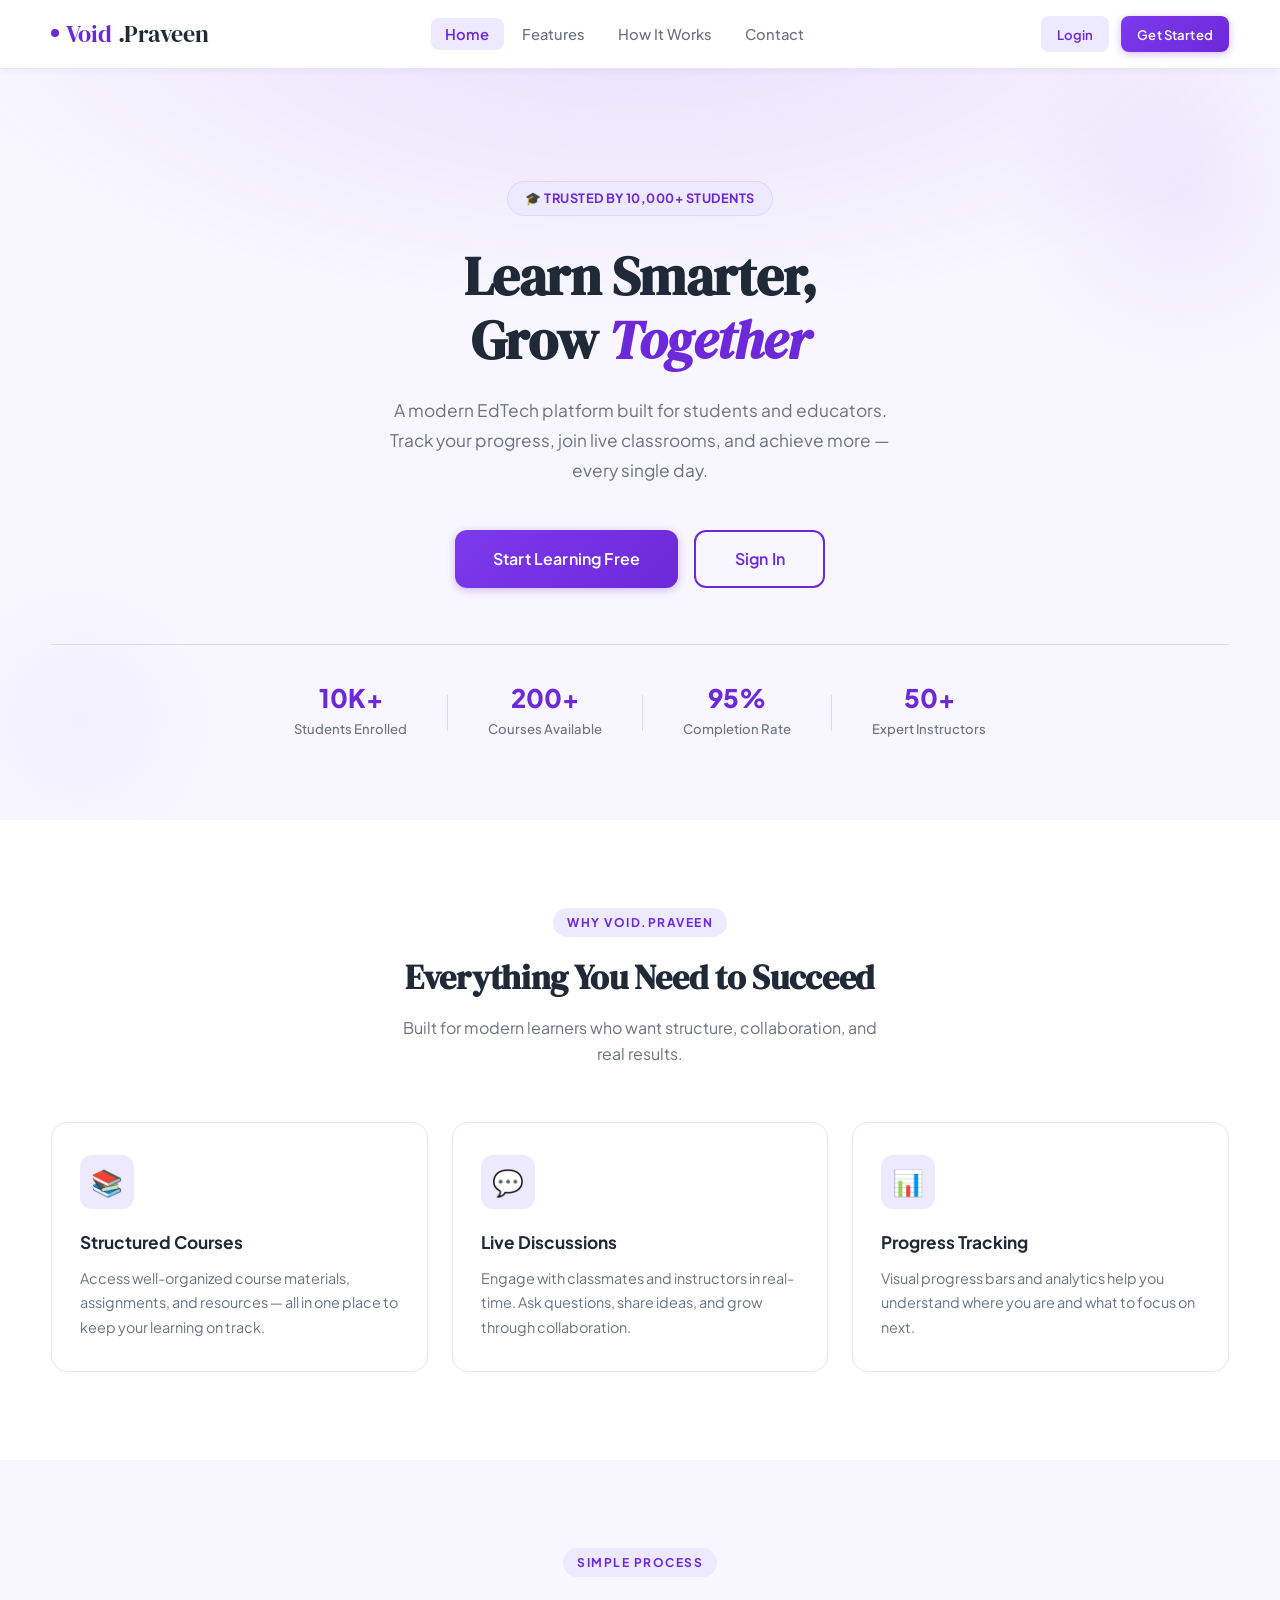
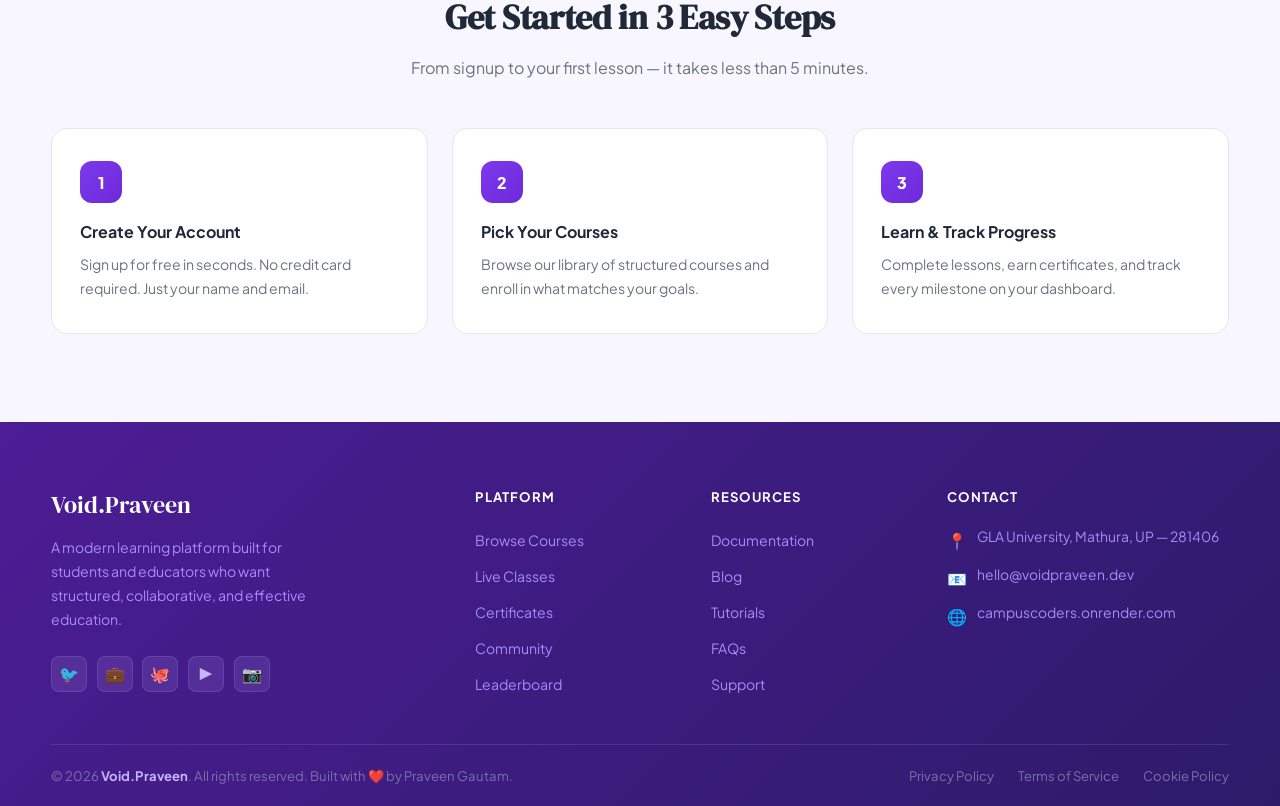
<file: index.html>
<!DOCTYPE html>
<html lang="en">
<head>
  <meta charset="UTF-8" />
  <meta name="viewport" content="width=device-width, initial-scale=1.0" />
  <title>Void.Praveen — Learn, Collaborate & Grow</title>
  <link rel="stylesheet" href="css/base.css" />
  <link rel="stylesheet" href="css/landing.css" />
</head>
<body>

  <!-- ======== NAVBAR ======== -->
  <nav class="navbar">
    <div class="container">
      <a href="index.html" class="navbar-brand">
        <span class="brand-dot"></span>Void<span>.Praveen</span>
      </a>

      <ul class="navbar-links" id="navLinks">
        <li><a href="index.html" class="nav-active">Home</a></li>
        <li><a href="#about">Features</a></li>
        <li><a href="#how">How It Works</a></li>
        <li><a href="#contact">Contact</a></li>
      </ul>

      <div class="navbar-actions">
        <a href="login.html" class="btn btn-ghost btn-sm">Login</a>
        <a href="signup.html" class="btn btn-primary btn-sm">Get Started</a>
        <button class="hamburger" id="hamburger" aria-label="Toggle menu" aria-expanded="false">
          <span></span><span></span><span></span>
        </button>
      </div>
    </div>
  </nav>

  <!-- ======== HERO ======== -->
  <section class="hero">
    <div class="container">
      <div class="hero-badge">🎓 Trusted by 10,000+ Students</div>

      <h1>Learn Smarter,<br />Grow <em>Together</em></h1>

      <p class="hero-desc">
        A modern EdTech platform built for students and educators.
        Track your progress, join live classrooms, and achieve more — every single day.
      </p>

      <div class="hero-buttons">
        <a href="signup.html" class="btn btn-primary btn-lg">Start Learning Free</a>
        <a href="login.html"  class="btn btn-outline btn-lg">Sign In</a>
      </div>

      <!-- Stats row -->
      <div class="hero-stats">
        <div class="hero-stat-item">
          <strong>10K+</strong>
          <span>Students Enrolled</span>
        </div>
        <div class="hero-stat-divider"></div>
        <div class="hero-stat-item">
          <strong>200+</strong>
          <span>Courses Available</span>
        </div>
        <div class="hero-stat-divider"></div>
        <div class="hero-stat-item">
          <strong>95%</strong>
          <span>Completion Rate</span>
        </div>
        <div class="hero-stat-divider"></div>
        <div class="hero-stat-item">
          <strong>50+</strong>
          <span>Expert Instructors</span>
        </div>
      </div>
    </div>
  </section>

  <!-- ======== FEATURES ======== -->
  <section class="features" id="about">
    <div class="container">
      <div class="features-header">
        <span class="section-tag">Why Void.Praveen</span>
        <h2>Everything You Need to Succeed</h2>
        <p>Built for modern learners who want structure, collaboration, and real results.</p>
      </div>

      <div class="features-grid">
        <div class="feature-card">
          <div class="feature-icon">📚</div>
          <h3>Structured Courses</h3>
          <p>Access well-organized course materials, assignments, and resources — all in one place to keep your learning on track.</p>
        </div>
        <div class="feature-card">
          <div class="feature-icon">💬</div>
          <h3>Live Discussions</h3>
          <p>Engage with classmates and instructors in real-time. Ask questions, share ideas, and grow through collaboration.</p>
        </div>
        <div class="feature-card">
          <div class="feature-icon">📊</div>
          <h3>Progress Tracking</h3>
          <p>Visual progress bars and analytics help you understand where you are and what to focus on next.</p>
        </div>
      </div>
    </div>
  </section>

  <!-- ======== HOW IT WORKS ======== -->
  <section class="how-it-works" id="how">
    <div class="container">
      <div class="features-header">
        <span class="section-tag">Simple Process</span>
        <h2>Get Started in 3 Easy Steps</h2>
        <p>From signup to your first lesson — it takes less than 5 minutes.</p>
      </div>

      <div class="steps-grid">
        <div class="step-card">
          <div class="step-number">1</div>
          <h3>Create Your Account</h3>
          <p>Sign up for free in seconds. No credit card required. Just your name and email.</p>
        </div>
        <div class="step-card">
          <div class="step-number">2</div>
          <h3>Pick Your Courses</h3>
          <p>Browse our library of structured courses and enroll in what matches your goals.</p>
        </div>
        <div class="step-card">
          <div class="step-number">3</div>
          <h3>Learn & Track Progress</h3>
          <p>Complete lessons, earn certificates, and track every milestone on your dashboard.</p>
        </div>
      </div>
    </div>
  </section>

  <!-- ======== FOOTER ======== -->
  <footer class="footer" id="contact">
    <div class="container">
      <div class="footer-grid">

        <!-- Brand Column -->
        <div class="footer-brand-col">
          <a href="index.html" class="footer-logo">Void.Praveen</a>
          <p>A modern learning platform built for students and educators who want structured, collaborative, and effective education.</p>
          <div class="footer-socials">
            <a href="#" title="Twitter">🐦</a>
            <a href="#" title="LinkedIn">💼</a>
            <a href="#" title="GitHub">🐙</a>
            <a href="#" title="YouTube">▶️</a>
            <a href="#" title="Instagram">📷</a>
          </div>
        </div>

        <!-- Quick Links -->
        <div class="footer-col">
          <h4>Platform</h4>
          <ul>
            <li><a href="#">Browse Courses</a></li>
            <li><a href="#">Live Classes</a></li>
            <li><a href="#">Certificates</a></li>
            <li><a href="#">Community</a></li>
            <li><a href="#">Leaderboard</a></li>
          </ul>
        </div>

        <!-- Resources -->
        <div class="footer-col">
          <h4>Resources</h4>
          <ul>
            <li><a href="#">Documentation</a></li>
            <li><a href="#">Blog</a></li>
            <li><a href="#">Tutorials</a></li>
            <li><a href="#">FAQs</a></li>
            <li><a href="#">Support</a></li>
          </ul>
        </div>

        <!-- Contact -->
        <div class="footer-col">
          <h4>Contact</h4>
          <div class="footer-contact-item">
            <span class="contact-icon">📍</span>
            <span>GLA University, Mathura, UP — 281406</span>
          </div>
          <div class="footer-contact-item">
            <span class="contact-icon">📧</span>
            <span>hello@voidpraveen.dev</span>
          </div>
          <div class="footer-contact-item">
            <span class="contact-icon">🌐</span>
            <span>campuscoders.onrender.com</span>
          </div>
        </div>

      </div>

      <!-- Bottom Bar -->
      <div class="footer-bottom">
        <p>&copy; 2026 <strong>Void.Praveen</strong>. All rights reserved. Built with ❤️ by Praveen Gautam.</p>
        <div class="footer-bottom-links">
          <a href="#">Privacy Policy</a>
          <a href="#">Terms of Service</a>
          <a href="#">Cookie Policy</a>
        </div>
      </div>
    </div>
  </footer>

  <script src="js/script.js"></script>
</body>
</html>
</file>
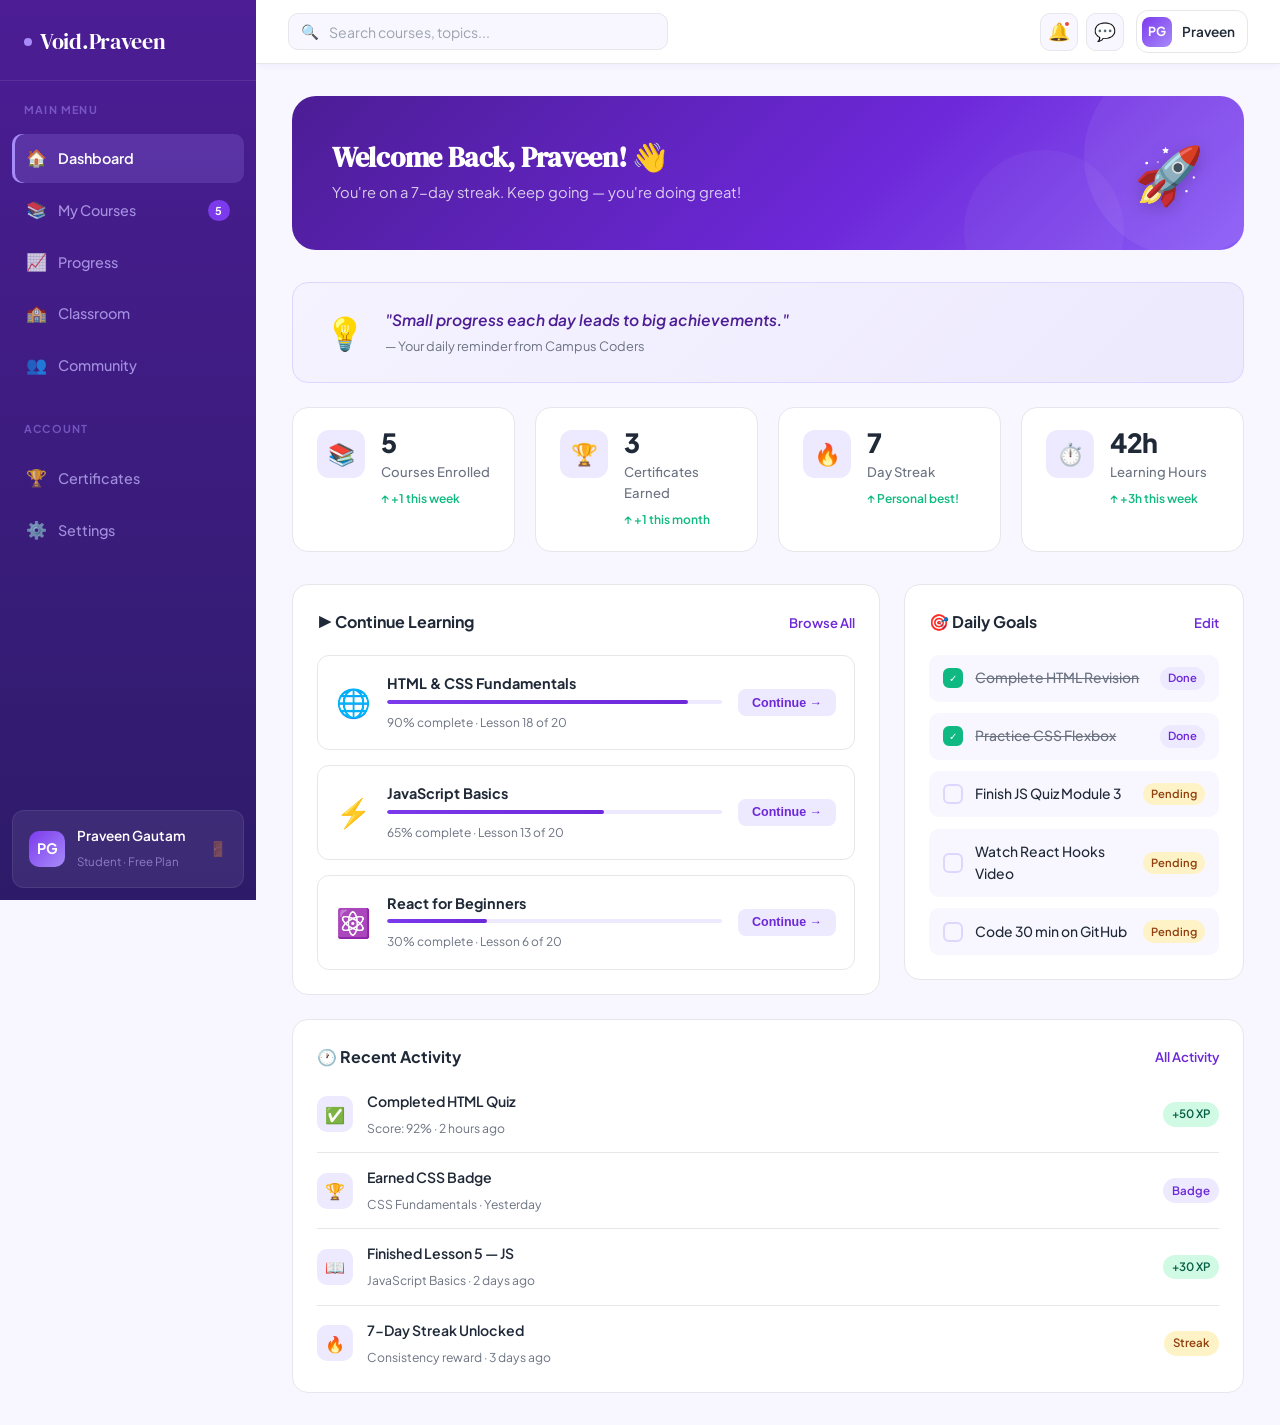
<file: dashboard.html>
<!DOCTYPE html>
<html lang="en">
<head>
  <meta charset="UTF-8" />
  <meta name="viewport" content="width=device-width, initial-scale=1.0" />
  <title>Dashboard — Void.Praveen</title>
  <link rel="stylesheet" href="css/base.css" />
  <link rel="stylesheet" href="css/dashboard.css" />
</head>
<body>
<div class="dashboard-layout">

  <!-- ======== SIDEBAR ======== -->
  <aside class="sidebar">
    <a href="index.html" class="sidebar-brand">
      <span class="brand-dot"></span>Void.Praveen
    </a>

    <span class="sidebar-label">Main Menu</span>
    <nav>
      <ul class="sidebar-nav">
        <li>
          <a href="dashboard.html" class="active">
            <span class="nav-icon">🏠</span> Dashboard
          </a>
        </li>
        <li>
          <a href="#">
            <span class="nav-icon">📚</span> My Courses
            <span class="nav-badge">5</span>
          </a>
        </li>
        <li>
          <a href="#">
            <span class="nav-icon">📈</span> Progress
          </a>
        </li>
        <li>
          <a href="#">
            <span class="nav-icon">🏫</span> Classroom
          </a>
        </li>
        <li>
          <a href="#">
            <span class="nav-icon">👥</span> Community
          </a>
        </li>
      </ul>
    </nav>

    <span class="sidebar-label">Account</span>
    <nav>
      <ul class="sidebar-nav">
        <li>
          <a href="#">
            <span class="nav-icon">🏆</span> Certificates
          </a>
        </li>
        <li>
          <a href="#">
            <span class="nav-icon">⚙️</span> Settings
          </a>
        </li>
      </ul>
    </nav>

    <!-- User card at bottom -->
    <div style="flex:1;"></div>
    <a href="index.html" class="sidebar-user" title="Logout">
      <div class="sidebar-avatar">PG</div>
      <div class="sidebar-user-info">
        <span class="sidebar-user-name">Praveen Gautam</span>
        <span class="sidebar-user-role">Student · Free Plan</span>
      </div>
      <span class="sidebar-logout-icon">🚪</span>
    </a>
  </aside>

  <!-- ======== TOP NAV ======== -->
  <div class="dashboard-topnav">
    <div class="topnav-search">
      <span class="topnav-search-icon">🔍</span>
      <input type="text" placeholder="Search courses, topics..." />
    </div>
    <div class="topnav-right">
      <div class="topnav-icon-btn" title="Notifications">
        🔔<span class="notif-dot"></span>
      </div>
      <div class="topnav-icon-btn" title="Messages">💬</div>
      <div class="topnav-profile">
        <div class="topnav-profile-avatar">PG</div>
        <span class="topnav-profile-name">Praveen</span>
      </div>
    </div>
  </div>

  <!-- ======== MAIN CONTENT ======== -->
  <main class="dashboard-main">

    <!-- Welcome Banner -->
    <div class="dashboard-welcome">
      <div class="welcome-text">
        <h1>Welcome Back, Praveen! 👋</h1>
        <p>You're on a 7-day streak. Keep going — you're doing great!</p>
      </div>
      <div class="welcome-emoji">🚀</div>
    </div>

    <!-- Motivational Banner -->
    <div class="motivation-banner">
      <div class="motivation-icon">💡</div>
      <div>
        <p>"Small progress each day leads to big achievements."</p>
        <cite>— Your daily reminder from Campus Coders</cite>
      </div>
    </div>

    <!-- Stats Grid -->
    <div class="stats-grid">
      <div class="stat-card">
        <div class="stat-icon">📚</div>
        <div class="stat-info">
          <h3>5</h3>
          <p>Courses Enrolled</p>
          <span class="stat-trend">↑ +1 this week</span>
        </div>
      </div>
      <div class="stat-card">
        <div class="stat-icon">🏆</div>
        <div class="stat-info">
          <h3>3</h3>
          <p>Certificates Earned</p>
          <span class="stat-trend">↑ +1 this month</span>
        </div>
      </div>
      <div class="stat-card">
        <div class="stat-icon">🔥</div>
        <div class="stat-info">
          <h3>7</h3>
          <p>Day Streak</p>
          <span class="stat-trend">↑ Personal best!</span>
        </div>
      </div>
      <div class="stat-card">
        <div class="stat-icon">⏱️</div>
        <div class="stat-info">
          <h3>42h</h3>
          <p>Learning Hours</p>
          <span class="stat-trend">↑ +3h this week</span>
        </div>
      </div>
    </div>

    <!-- Main Two-Column Grid -->
    <div class="dashboard-grid">

      <!-- LEFT COLUMN -->
      <div style="display:flex; flex-direction:column; gap:1.5rem;">

        <!-- Continue Learning -->
        <div class="section-card">
          <div class="section-card-header">
            <h2>▶️ Continue Learning</h2>
            <a href="#">Browse All</a>
          </div>
          <div class="course-cards">
            <div class="course-card">
              <div class="course-emoji">🌐</div>
              <div class="course-info">
                <h4>HTML & CSS Fundamentals</h4>
                <div class="course-mini-bar">
                  <div class="course-mini-fill" style="width:90%"></div>
                </div>
                <span class="course-meta">90% complete · Lesson 18 of 20</span>
              </div>
              <button class="course-btn">Continue →</button>
            </div>
            <div class="course-card">
              <div class="course-emoji">⚡</div>
              <div class="course-info">
                <h4>JavaScript Basics</h4>
                <div class="course-mini-bar">
                  <div class="course-mini-fill" style="width:65%"></div>
                </div>
                <span class="course-meta">65% complete · Lesson 13 of 20</span>
              </div>
              <button class="course-btn">Continue →</button>
            </div>
            <div class="course-card">
              <div class="course-emoji">⚛️</div>
              <div class="course-info">
                <h4>React for Beginners</h4>
                <div class="course-mini-bar">
                  <div class="course-mini-fill" style="width:30%"></div>
                </div>
                <span class="course-meta">30% complete · Lesson 6 of 20</span>
              </div>
              <button class="course-btn">Continue →</button>
            </div>
          </div>
        </div>

      </div>

      <!-- RIGHT COLUMN -->
      <div style="display:flex; flex-direction:column; gap:1.5rem;">

        <!-- Daily Goals -->
        <div class="section-card">
          <div class="section-card-header">
            <h2>🎯 Daily Goals</h2>
            <a href="#">Edit</a>
          </div>
          <div class="goals-list">
            <div class="goal-item">
              <div class="goal-check done">✓</div>
              <span class="goal-text done">Complete HTML Revision</span>
              <span class="goal-tag">Done</span>
            </div>
            <div class="goal-item">
              <div class="goal-check done">✓</div>
              <span class="goal-text done">Practice CSS Flexbox</span>
              <span class="goal-tag">Done</span>
            </div>
            <div class="goal-item">
              <div class="goal-check"></div>
              <span class="goal-text">Finish JS Quiz Module 3</span>
              <span class="goal-tag" style="background:#FEF3C7;color:#92400E;">Pending</span>
            </div>
            <div class="goal-item">
              <div class="goal-check"></div>
              <span class="goal-text">Watch React Hooks Video</span>
              <span class="goal-tag" style="background:#FEF3C7;color:#92400E;">Pending</span>
            </div>
            <div class="goal-item">
              <div class="goal-check"></div>
              <span class="goal-text">Code 30 min on GitHub</span>
              <span class="goal-tag" style="background:#FEF3C7;color:#92400E;">Pending</span>
            </div>
          </div>
        </div>

        
      </div>
    </div>
      <!-- Recent Activity -->
        <div class="section-card">
          <div class="section-card-header">
            <h2>🕐 Recent Activity</h2>
            <a href="#">All Activity</a>
          </div>
          <ul class="activity-list">
            <li class="activity-item">
              <div class="activity-icon-wrap">✅</div>
              <div class="activity-content">
                <span>Completed HTML Quiz</span>
                <small>Score: 92% · 2 hours ago</small>
              </div>
              <span class="activity-badge badge-success">+50 XP</span>
            </li>
            <li class="activity-item">
              <div class="activity-icon-wrap">🏆</div>
              <div class="activity-content">
                <span>Earned CSS Badge</span>
                <small>CSS Fundamentals · Yesterday</small>
              </div>
              <span class="activity-badge badge-purple">Badge</span>
            </li>
            <li class="activity-item">
              <div class="activity-icon-wrap">📖</div>
              <div class="activity-content">
                <span>Finished Lesson 5 — JS</span>
                <small>JavaScript Basics · 2 days ago</small>
              </div>
              <span class="activity-badge badge-success">+30 XP</span>
            </li>
            <li class="activity-item">
              <div class="activity-icon-wrap">🔥</div>
              <div class="activity-content">
                <span>7-Day Streak Unlocked</span>
                <small>Consistency reward · 3 days ago</small>
              </div>
              <span class="activity-badge badge-warning">Streak</span>
            </li>
          </ul>
        </div>

  

  </main>
</div>

<script src="js/script.js"></script>
</body>
</html>
</file>
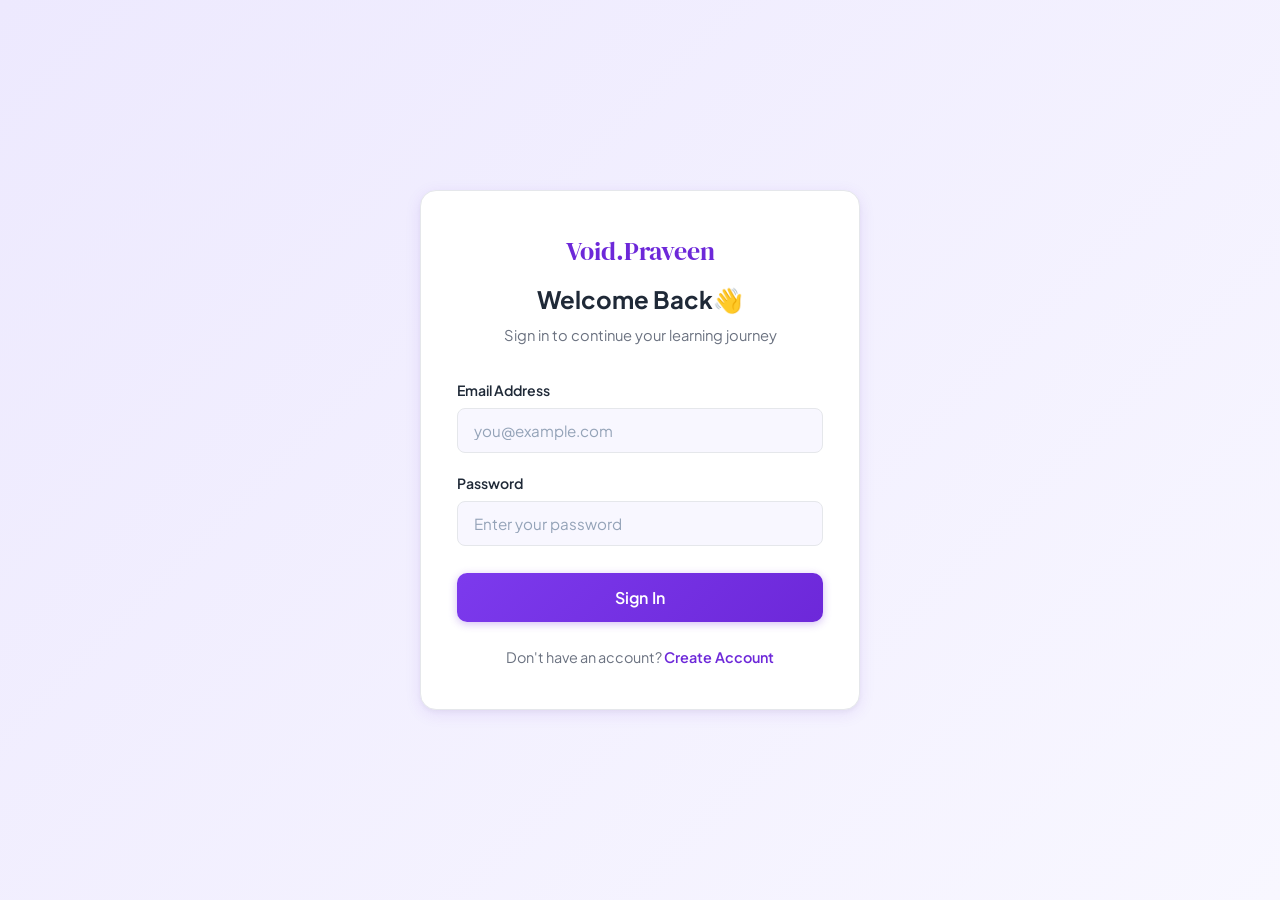
<file: login.html>
<!DOCTYPE html>
<html lang="en">
<head>
  <meta charset="UTF-8" />
  <meta name="viewport" content="width=device-width, initial-scale=1.0" />
  <title>Login — Void.Praveen</title>
  <!-- Base styles (shared across all pages) -->
  <link rel="stylesheet" href="css/base.css" />
  <!-- Auth page specific styles (login & signup) -->
  <link rel="stylesheet" href="css/auth.css" />
</head>
<body>

  <!-- ======================================
       LOGIN PAGE
       Centered card with email + password fields
  ======================================= -->
  <div class="auth-page">

    <div class="auth-card">

      <!-- Card Header: Logo + Title -->
      <div class="auth-card-header">
        <a href="index.html" class="auth-logo">Void.Praveen</a>
        <h2>Welcome Back👋</h2>
        <p>Sign in to continue your learning journey</p>
      </div>

      <!-- Error Message (shown via JS if validation fails) -->
      <div class="error-msg" id="loginError"></div>

      <!-- Login Form -->
      <form id="loginForm" novalidate>

        <!-- Email Field -->
        <div class="form-group">
          <label for="loginEmail">Email Address</label>
          <input
            type="email"
            id="loginEmail"
            name="email"
            placeholder="you@example.com"
            autocomplete="email"
          />
        </div>

        <!-- Password Field -->
        <div class="form-group">
          <label for="loginPassword">Password</label>
          <input
            type="password"
            id="loginPassword"
            name="password"
            placeholder="Enter your password"
            autocomplete="current-password"
          />
        </div>

        <!-- Submit Button -->
        <button type="submit" class="btn btn-primary btn-block">Sign In</button>

      </form>

      <!-- Link to Signup -->
      <p class="auth-footer-text">
        Don't have an account? <a href="signup.html">Create Account</a>
      </p>

    </div>

  </div>

  <!-- JavaScript -->
  <script src="js/script.js"></script>

</body>
</html>
</file>
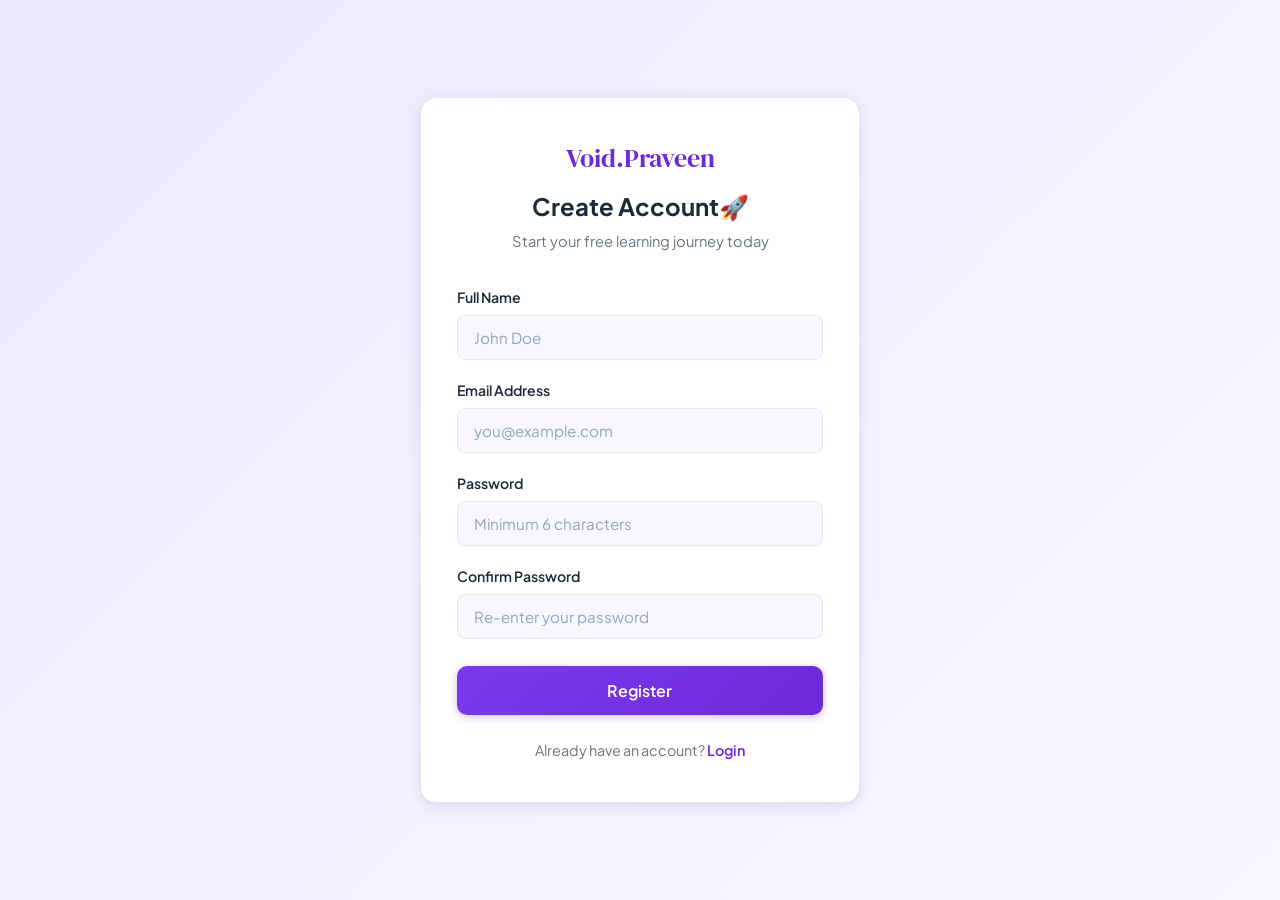
<file: signup.html>
<!DOCTYPE html>
<html lang="en">
<head>
  <meta charset="UTF-8" />
  <meta name="viewport" content="width=device-width, initial-scale=1.0" />
  <title>Sign Up — Void.Praveen</title>
  <!-- Base styles (shared across all pages) -->
  <link rel="stylesheet" href="css/base.css" />
  <!-- Auth page specific styles (login & signup) -->
  <link rel="stylesheet" href="css/auth.css" />
</head>
<body>

  <!-- ======================================
       SIGNUP PAGE
       Centered card with registration form
  ======================================= -->
  <div class="auth-page">

    <div class="auth-card">

      <!-- Card Header: Logo + Title -->
      <div class="auth-card-header">
        <a href="index.html" class="auth-logo">Void.Praveen</a>
        <h2>Create Account🚀</h2>
        <p>Start your free learning journey today</p>
      </div>

      <!-- Error Message (shown via JS when validation fails) -->
      <div class="error-msg" id="signupError"></div>

      <!-- Signup Form -->
      <form id="signupForm" novalidate>

        <!-- Full Name Field -->
        <div class="form-group">
          <label for="signupName">Full Name</label>
          <input
            type="text"
            id="signupName"
            name="name"
            placeholder="John Doe"
            autocomplete="name"
          />
        </div>

        <!-- Email Field -->
        <div class="form-group">
          <label for="signupEmail">Email Address</label>
          <input
            type="email"
            id="signupEmail"
            name="email"
            placeholder="you@example.com"
            autocomplete="email"
          />
        </div>

        <!-- Password Field -->
        <div class="form-group">
          <label for="signupPassword">Password</label>
          <input
            type="password"
            id="signupPassword"
            name="password"
            placeholder="Minimum 6 characters"
            autocomplete="new-password"
          />
        </div>

        <!-- Confirm Password Field -->
        <div class="form-group">
          <label for="signupConfirm">Confirm Password</label>
          <input
            type="password"
            id="signupConfirm"
            name="confirm"
            placeholder="Re-enter your password"
            autocomplete="new-password"
          />
        </div>

        <!-- Submit Button -->
        <button type="submit" class="btn btn-primary btn-block">Register</button>

      </form>

      <!-- Link back to Login -->
      <p class="auth-footer-text">
        Already have an account? <a href="login.html">Login</a>
      </p>

    </div>

  </div>

  <!-- JavaScript -->
  <script src="js/script.js"></script>

</body>
</html>
</file>
<file: css/base.css>
/* ============================================
   base.css — Shared across ALL pages
   Purple Theme Upgrade
   Primary:      #6D28D9
   Dark:         #4C1D95
   Light:        #EDE9FE
   Background:   #F8F7FF
   ============================================ */

/* ---------- Google Fonts ---------- */
@import url('https://fonts.googleapis.com/css2?family=Plus+Jakarta+Sans:wght@400;500;600;700;800&family=DM+Serif+Display:ital@0;1&display=swap');

/* ---------- CSS Variables ---------- */
:root {
  --primary:        #6D28D9;
  --primary-dark:   #4C1D95;
  --primary-mid:    #7C3AED;
  --primary-light:  #EDE9FE;
  --primary-pale:   #F5F3FF;
  --bg:             #F8F7FF;
  --text:           #1F2937;
  --text-muted:     #6B7280;
  --white:          #FFFFFF;
  --border:         #E5E7EB;
  --border-purple:  #DDD6FE;
  --success:        #10B981;
  --warning:        #F59E0B;
  --shadow-sm:      0 1px 3px rgba(109,40,217,0.08), 0 1px 2px rgba(0,0,0,0.04);
  --shadow:         0 4px 16px rgba(109,40,217,0.10), 0 2px 4px rgba(0,0,0,0.04);
  --shadow-hover:   0 8px 32px rgba(109,40,217,0.18), 0 4px 8px rgba(0,0,0,0.06);
  --shadow-lg:      0 20px 48px rgba(109,40,217,0.15);
  --radius:         12px;
  --radius-lg:      16px;
  --radius-xl:      24px;
  --transition:     all 0.25s ease;
}

/* ---------- Reset ---------- */
*, *::before, *::after {
  box-sizing: border-box;
  margin: 0;
  padding: 0;
}

html { scroll-behavior: smooth; }

body {
  font-family: 'Plus Jakarta Sans', sans-serif;
  background-color: var(--bg);
  color: var(--text);
  line-height: 1.6;
  font-size: 16px;
  -webkit-font-smoothing: antialiased;
}

a  { text-decoration: none; color: inherit; }
ul { list-style: none; }
img { display: block; max-width: 100%; }

/* ---------- Container ---------- */
.container {
  width: 92%;
  max-width: 1200px;
  margin: 0 auto;
}

/* ---------- Buttons ---------- */
.btn {
  display: inline-flex;
  align-items: center;
  justify-content: center;
  gap: 0.4rem;
  padding: 0.65rem 1.5rem;
  border-radius: 10px;
  font-family: 'Plus Jakarta Sans', sans-serif;
  font-size: 0.93rem;
  font-weight: 600;
  cursor: pointer;
  border: none;
  transition: var(--transition);
  text-align: center;
  letter-spacing: 0.01em;
  white-space: nowrap;
}

.btn-primary {
  background: linear-gradient(135deg, var(--primary-mid) 0%, var(--primary) 100%);
  color: var(--white);
  box-shadow: 0 2px 8px rgba(109,40,217,0.30);
}
.btn-primary:hover {
  background: linear-gradient(135deg, var(--primary) 0%, var(--primary-dark) 100%);
  transform: translateY(-2px);
  box-shadow: 0 6px 20px rgba(109,40,217,0.35);
}
.btn-primary:active { transform: translateY(0); }

.btn-outline {
  background-color: transparent;
  color: var(--primary);
  border: 2px solid var(--primary);
}
.btn-outline:hover {
  background-color: var(--primary);
  color: var(--white);
  transform: translateY(-2px);
  box-shadow: 0 4px 12px rgba(109,40,217,0.25);
}

.btn-ghost {
  background-color: var(--primary-light);
  color: var(--primary);
  border: none;
}
.btn-ghost:hover {
  background-color: var(--primary);
  color: var(--white);
  transform: translateY(-2px);
}

.btn-lg {
  padding: 0.9rem 2.4rem;
  font-size: 1rem;
  border-radius: 12px;
}

.btn-sm {
  padding: 0.45rem 1rem;
  font-size: 0.82rem;
  border-radius: 8px;
}

/* ---------- NAVBAR ---------- */
.navbar {
  background-color: var(--white);
  border-bottom: 1px solid var(--border);
  position: sticky;
  top: 0;
  z-index: 200;
  padding: 0;
  box-shadow: 0 1px 8px rgba(109,40,217,0.06);
}

.navbar .container {
  display: flex;
  align-items: center;
  justify-content: space-between;
  height: 68px;
  gap: 2rem;
}

/* Brand */
.navbar-brand {
  font-family: 'DM Serif Display', serif;
  font-size: 1.5rem;
  color: var(--primary);
  display: flex;
  align-items: center;
  gap: 0.4rem;
  flex-shrink: 0;
  letter-spacing: -0.3px;
}
.navbar-brand .brand-dot {
  width: 8px;
  height: 8px;
  background: var(--primary);
  border-radius: 50%;
  display: inline-block;
  margin-bottom: 2px;
}
.navbar-brand span { color: var(--text); }

/* Nav links */
.navbar-links {
  display: flex;
  align-items: center;
  gap: 0.25rem;
  flex: 1;
  justify-content: center;
}

.navbar-links a:not(.btn) {
  color: var(--text-muted);
  font-weight: 500;
  font-size: 0.92rem;
  padding: 0.45rem 0.9rem;
  border-radius: 8px;
  transition: var(--transition);
  position: relative;
}
.navbar-links a:not(.btn):hover {
  color: var(--primary);
  background-color: var(--primary-pale);
}
.navbar-links a.nav-active {
  color: var(--primary);
  font-weight: 600;
  background-color: var(--primary-light);
}

/* Nav right actions */
.navbar-actions {
  display: flex;
  align-items: center;
  gap: 0.75rem;
  flex-shrink: 0;
}

/* Hamburger */
.hamburger {
  display: none;
  flex-direction: column;
  gap: 5px;
  cursor: pointer;
  background: none;
  border: none;
  padding: 6px;
  border-radius: 8px;
  transition: var(--transition);
}
.hamburger:hover { background-color: var(--primary-pale); }
.hamburger span {
  display: block;
  width: 22px;
  height: 2px;
  background-color: var(--text);
  border-radius: 4px;
  transition: var(--transition);
}

/* ---------- FOOTER ---------- */
.footer {
  background: linear-gradient(135deg, var(--primary-dark) 0%, #2D1B69 100%);
  color: #C4B5FD;
  padding: 4rem 0 0;
  margin-top: auto;
}

.footer-grid {
  display: grid;
  grid-template-columns: 2fr 1fr 1fr 1.5fr;
  gap: 3rem;
  padding-bottom: 3rem;
  border-bottom: 1px solid rgba(196,181,253,0.15);
}

/* Brand column */
.footer-brand-col .footer-logo {
  font-family: 'DM Serif Display', serif;
  font-size: 1.5rem;
  color: var(--white);
  display: block;
  margin-bottom: 0.75rem;
}
.footer-brand-col p {
  font-size: 0.88rem;
  line-height: 1.7;
  color: #A78BFA;
  max-width: 260px;
  margin-bottom: 1.5rem;
}

/* Social icons */
.footer-socials {
  display: flex;
  gap: 0.6rem;
}
.footer-socials a {
  width: 36px;
  height: 36px;
  border-radius: 8px;
  background: rgba(196,181,253,0.12);
  display: flex;
  align-items: center;
  justify-content: center;
  font-size: 1rem;
  color: #C4B5FD;
  transition: var(--transition);
  border: 1px solid rgba(196,181,253,0.15);
}
.footer-socials a:hover {
  background: var(--primary-mid);
  color: var(--white);
  transform: translateY(-2px);
  border-color: var(--primary-mid);
}

/* Footer columns */
.footer-col h4 {
  font-size: 0.82rem;
  font-weight: 700;
  text-transform: uppercase;
  letter-spacing: 1px;
  color: var(--white);
  margin-bottom: 1.25rem;
}
.footer-col ul { display: flex; flex-direction: column; gap: 0.65rem; }
.footer-col ul li a {
  font-size: 0.88rem;
  color: #A78BFA;
  transition: var(--transition);
  display: inline-flex;
  align-items: center;
  gap: 0.3rem;
}
.footer-col ul li a:hover { color: var(--white); padding-left: 4px; }

/* Contact column */
.footer-contact-item {
  display: flex;
  align-items: flex-start;
  gap: 0.6rem;
  margin-bottom: 0.75rem;
}
.footer-contact-item .contact-icon {
  font-size: 1rem;
  flex-shrink: 0;
  margin-top: 2px;
}
.footer-contact-item span {
  font-size: 0.87rem;
  color: #A78BFA;
  line-height: 1.5;
}

/* Footer bottom bar */
.footer-bottom {
  padding: 1.25rem 0;
  display: flex;
  align-items: center;
  justify-content: space-between;
  flex-wrap: wrap;
  gap: 0.75rem;
}
.footer-bottom p {
  font-size: 0.82rem;
  color: #7C6FAB;
}
.footer-bottom p strong { color: #C4B5FD; }
.footer-bottom-links {
  display: flex;
  gap: 1.5rem;
}
.footer-bottom-links a {
  font-size: 0.82rem;
  color: #7C6FAB;
  transition: var(--transition);
}
.footer-bottom-links a:hover { color: #C4B5FD; }

/* ---------- Responsive Navbar ---------- */
@media (max-width: 768px) {
  .navbar-links {
    display: none;
    flex-direction: column;
    gap: 0;
    position: absolute;
    top: 100%;
    left: 0;
    width: 100%;
    background-color: var(--white);
    border-top: 1px solid var(--border);
    padding: 0.75rem;
    box-shadow: 0 12px 32px rgba(109,40,217,0.12);
  }
  .navbar-links.open { display: flex; }
  .navbar-links a:not(.btn) {
    padding: 0.75rem 1rem;
    width: 100%;
    border-radius: 8px;
  }
  .navbar-actions { gap: 0.5rem; }
  .hamburger { display: flex; }
  .navbar .container { position: relative; }

  /* Footer */
  .footer-grid {
    grid-template-columns: 1fr 1fr;
    gap: 2rem;
  }
  .footer-brand-col {
    grid-column: 1 / -1;
  }
  .footer-bottom {
    flex-direction: column;
    text-align: center;
    gap: 0.5rem;
  }
}

@media (max-width: 480px) {
  .footer-grid { grid-template-columns: 1fr; }
  .footer-bottom-links { gap: 1rem; }
}
</file>
<file: css/landing.css>
/* ============================================
   landing.css — index.html only
   Purple Theme Upgrade
   ============================================ */

/* ---------- Hero Section ---------- */
.hero {
  padding: 7rem 0 5rem;
  text-align: center;
  background: radial-gradient(ellipse 80% 60% at 50% -10%, rgba(109,40,217,0.12) 0%, transparent 70%), var(--bg);
  position: relative;
  overflow: hidden;
}

/* Decorative blobs */
.hero::before {
  content: '';
  position: absolute;
  top: -60px;
  right: -80px;
  width: 360px;
  height: 360px;
  background: radial-gradient(circle, rgba(109,40,217,0.07) 0%, transparent 70%);
  border-radius: 50%;
  pointer-events: none;
}
.hero::after {
  content: '';
  position: absolute;
  bottom: -40px;
  left: -60px;
  width: 280px;
  height: 280px;
  background: radial-gradient(circle, rgba(167,139,250,0.08) 0%, transparent 70%);
  border-radius: 50%;
  pointer-events: none;
}

/* Badge */
.hero-badge {
  display: inline-flex;
  align-items: center;
  gap: 0.4rem;
  background-color: var(--primary-light);
  color: var(--primary);
  font-size: 0.80rem;
  font-weight: 700;
  letter-spacing: 0.5px;
  text-transform: uppercase;
  padding: 0.4rem 1.1rem;
  border-radius: 50px;
  margin-bottom: 1.75rem;
  border: 1px solid var(--border-purple);
  position: relative;
  z-index: 1;
}

.hero h1 {
  font-family: 'DM Serif Display', serif;
  font-size: 3.4rem;
  line-height: 1.18;
  color: var(--text);
  max-width: 720px;
  margin: 0 auto 1.4rem;
  position: relative;
  z-index: 1;
  letter-spacing: -0.5px;
}
.hero h1 em {
  color: var(--primary);
  font-style: italic;
  position: relative;
}

.hero-desc {
  font-size: 1.08rem;
  color: var(--text-muted);
  max-width: 520px;
  margin: 0 auto 2.75rem;
  line-height: 1.75;
  position: relative;
  z-index: 1;
}

.hero-buttons {
  display: flex;
  gap: 1rem;
  justify-content: center;
  flex-wrap: wrap;
  position: relative;
  z-index: 1;
}

/* Hero stats row */
.hero-stats {
  display: flex;
  align-items: center;
  justify-content: center;
  gap: 2.5rem;
  margin-top: 3.5rem;
  padding-top: 2.5rem;
  border-top: 1px solid var(--border-purple);
  position: relative;
  z-index: 1;
}
.hero-stat-item {
  text-align: center;
}
.hero-stat-item strong {
  display: block;
  font-size: 1.6rem;
  font-weight: 800;
  color: var(--primary);
  line-height: 1;
  margin-bottom: 0.25rem;
}
.hero-stat-item span {
  font-size: 0.82rem;
  color: var(--text-muted);
  font-weight: 500;
}
.hero-stat-divider {
  width: 1px;
  height: 36px;
  background: var(--border-purple);
}

/* ---------- Features Section ---------- */
.features {
  padding: 5.5rem 0;
  background-color: var(--white);
}

.features-header {
  text-align: center;
  margin-bottom: 3.5rem;
}
.features-header .section-tag {
  display: inline-block;
  font-size: 0.75rem;
  font-weight: 700;
  text-transform: uppercase;
  letter-spacing: 1.5px;
  color: var(--primary);
  background: var(--primary-light);
  padding: 0.3rem 0.9rem;
  border-radius: 50px;
  margin-bottom: 0.85rem;
}
.features-header h2 {
  font-family: 'DM Serif Display', serif;
  font-size: 2.1rem;
  color: var(--text);
  margin-bottom: 0.65rem;
  letter-spacing: -0.3px;
}
.features-header p {
  color: var(--text-muted);
  font-size: 1rem;
  max-width: 500px;
  margin: 0 auto;
}

/* 3-column grid */
.features-grid {
  display: grid;
  grid-template-columns: repeat(3, 1fr);
  gap: 1.5rem;
}

.feature-card {
  background-color: var(--white);
  border: 1px solid var(--border);
  border-radius: var(--radius-lg);
  padding: 2rem 1.75rem;
  text-align: left;
  transition: var(--transition);
  position: relative;
  overflow: hidden;
}
.feature-card::before {
  content: '';
  position: absolute;
  top: 0;
  left: 0;
  right: 0;
  height: 3px;
  background: linear-gradient(90deg, var(--primary-mid), var(--primary-light));
  opacity: 0;
  transition: var(--transition);
}
.feature-card:hover {
  transform: translateY(-6px);
  box-shadow: var(--shadow-hover);
  border-color: var(--border-purple);
}
.feature-card:hover::before { opacity: 1; }

.feature-icon {
  width: 54px;
  height: 54px;
  background: var(--primary-light);
  border-radius: var(--radius);
  display: flex;
  align-items: center;
  justify-content: center;
  margin-bottom: 1.25rem;
  font-size: 1.6rem;
  transition: var(--transition);
}
.feature-card:hover .feature-icon {
  background: var(--primary);
  transform: scale(1.08);
}

.feature-card h3 {
  font-size: 1.08rem;
  font-weight: 700;
  margin-bottom: 0.55rem;
  color: var(--text);
}
.feature-card p {
  font-size: 0.9rem;
  color: var(--text-muted);
  line-height: 1.7;
}

/* ---------- How It Works Section ---------- */
.how-it-works {
  padding: 5.5rem 0;
  background: var(--bg);
}

.how-it-works .features-header { margin-bottom: 3rem; }

.steps-grid {
  display: grid;
  grid-template-columns: repeat(3, 1fr);
  gap: 1.5rem;
}

.step-card {
  background: var(--white);
  border: 1px solid var(--border);
  border-radius: var(--radius-lg);
  padding: 2rem 1.75rem;
  position: relative;
  transition: var(--transition);
}
.step-card:hover {
  box-shadow: var(--shadow);
  border-color: var(--border-purple);
  transform: translateY(-4px);
}
.step-number {
  width: 42px;
  height: 42px;
  background: linear-gradient(135deg, var(--primary-mid), var(--primary));
  color: var(--white);
  border-radius: 12px;
  display: flex;
  align-items: center;
  justify-content: center;
  font-weight: 800;
  font-size: 1rem;
  margin-bottom: 1rem;
}
.step-card h3 {
  font-size: 1rem;
  font-weight: 700;
  margin-bottom: 0.5rem;
  color: var(--text);
}
.step-card p {
  font-size: 0.88rem;
  color: var(--text-muted);
  line-height: 1.7;
}

/* ---------- Responsive ---------- */
@media (max-width: 1024px) {
  .features-grid,
  .steps-grid { grid-template-columns: repeat(2, 1fr); }
}

@media (max-width: 768px) {
  .hero { padding: 4.5rem 0 3.5rem; }
  .hero h1 { font-size: 2.3rem; }
  .hero-stats { gap: 1.5rem; }
  .features-grid,
  .steps-grid { grid-template-columns: 1fr; gap: 1.25rem; }
}

@media (max-width: 480px) {
  .hero h1 { font-size: 2rem; }
  .hero-buttons { flex-direction: column; align-items: center; }
  .hero-stats { flex-direction: column; gap: 1rem; }
  .hero-stat-divider { display: none; }
}
</file>
<file: css/dashboard.css>
/* ============================================
   dashboard.css — dashboard.html only
   Purple Theme Upgrade — Full Dashboard
   ============================================ */

/* ---------- Page Layout ---------- */
.dashboard-layout {
  display: flex;
  min-height: 100vh;
  background-color: var(--bg);
}

/* ====== SIDEBAR ====== */
.sidebar {
  width: 256px;
  background: linear-gradient(180deg, var(--primary-dark) 0%, #2D1B69 100%);
  display: flex;
  flex-direction: column;
  position: fixed;
  top: 0;
  left: 0;
  height: 100vh;
  z-index: 100;
  overflow-y: auto;
  scrollbar-width: none;
}
.sidebar::-webkit-scrollbar { display: none; }

/* Brand */
.sidebar-brand {
  font-family: 'DM Serif Display', serif;
  font-size: 1.4rem;
  color: var(--white);
  padding: 1.5rem 1.5rem 1.25rem;
  border-bottom: 1px solid rgba(255,255,255,0.08);
  display: flex;
  align-items: center;
  gap: 0.5rem;
  letter-spacing: -0.3px;
}
.sidebar-brand .brand-dot {
  width: 8px;
  height: 8px;
  background: #A78BFA;
  border-radius: 50%;
  flex-shrink: 0;
}

/* Nav section label */
.sidebar-label {
  font-size: 0.68rem;
  font-weight: 700;
  text-transform: uppercase;
  letter-spacing: 1.2px;
  color: rgba(167,139,250,0.5);
  padding: 1.25rem 1.5rem 0.5rem;
}

/* Nav links */
.sidebar-nav {
  padding: 0.5rem 0.75rem;
  flex: 1;
}
.sidebar-nav li { margin-bottom: 0.15rem; }
.sidebar-nav a {
  display: flex;
  align-items: center;
  gap: 0.75rem;
  padding: 0.7rem 0.9rem;
  border-radius: 10px;
  font-size: 0.9rem;
  font-weight: 500;
  color: rgba(196,181,253,0.75);
  transition: var(--transition);
}
.sidebar-nav a:hover {
  background: rgba(255,255,255,0.08);
  color: var(--white);
}
.sidebar-nav a.active {
  background: rgba(167,139,250,0.20);
  color: var(--white);
  font-weight: 600;
  box-shadow: inset 3px 0 0 #A78BFA;
}
.sidebar-nav a .nav-icon {
  font-size: 1.05rem;
  width: 20px;
  text-align: center;
  flex-shrink: 0;
}
.nav-badge {
  margin-left: auto;
  background: var(--primary-mid);
  color: white;
  font-size: 0.68rem;
  font-weight: 700;
  padding: 0.1rem 0.45rem;
  border-radius: 50px;
}

/* Sidebar user card at bottom */
.sidebar-user {
  margin: 0.75rem;
  padding: 0.9rem 1rem;
  background: rgba(255,255,255,0.07);
  border-radius: 12px;
  display: flex;
  align-items: center;
  gap: 0.75rem;
  cursor: pointer;
  transition: var(--transition);
  border: 1px solid rgba(255,255,255,0.08);
}
.sidebar-user:hover { background: rgba(255,255,255,0.11); }
.sidebar-avatar {
  width: 36px;
  height: 36px;
  background: linear-gradient(135deg, var(--primary-mid), #A78BFA);
  border-radius: 10px;
  display: flex;
  align-items: center;
  justify-content: center;
  font-size: 0.9rem;
  font-weight: 700;
  color: white;
  flex-shrink: 0;
}
.sidebar-user-info { flex: 1; min-width: 0; }
.sidebar-user-name {
  font-size: 0.85rem;
  font-weight: 600;
  color: var(--white);
  display: block;
  white-space: nowrap;
  overflow: hidden;
  text-overflow: ellipsis;
}
.sidebar-user-role {
  font-size: 0.72rem;
  color: rgba(196,181,253,0.6);
}
.sidebar-logout-icon {
  color: rgba(196,181,253,0.5);
  font-size: 0.9rem;
  transition: var(--transition);
}
.sidebar-user:hover .sidebar-logout-icon { color: #FCA5A5; }

/* ====== TOP NAV BAR ====== */
.dashboard-topnav {
  position: fixed;
  top: 0;
  left: 256px;
  right: 0;
  height: 64px;
  background: var(--white);
  border-bottom: 1px solid var(--border);
  display: flex;
  align-items: center;
  padding: 0 2rem;
  gap: 1rem;
  z-index: 90;
  box-shadow: 0 1px 8px rgba(109,40,217,0.06);
}

/* Search bar */
.topnav-search {
  flex: 1;
  max-width: 380px;
  position: relative;
}
.topnav-search input {
  width: 100%;
  padding: 0.55rem 1rem 0.55rem 2.5rem;
  border: 1.5px solid var(--border);
  border-radius: 10px;
  font-family: 'Plus Jakarta Sans', sans-serif;
  font-size: 0.88rem;
  color: var(--text);
  background: var(--bg);
  outline: none;
  transition: var(--transition);
}
.topnav-search input:focus {
  border-color: var(--primary);
  box-shadow: 0 0 0 3px rgba(109,40,217,0.08);
  background: var(--white);
}
.topnav-search input::placeholder { color: #9CA3AF; }
.topnav-search-icon {
  position: absolute;
  left: 0.8rem;
  top: 50%;
  transform: translateY(-50%);
  font-size: 0.9rem;
  color: var(--text-muted);
  pointer-events: none;
}

/* Right side icons */
.topnav-right {
  display: flex;
  align-items: center;
  gap: 0.5rem;
  margin-left: auto;
}
.topnav-icon-btn {
  width: 38px;
  height: 38px;
  border-radius: 10px;
  background: var(--bg);
  border: 1px solid var(--border);
  display: flex;
  align-items: center;
  justify-content: center;
  cursor: pointer;
  font-size: 1.1rem;
  transition: var(--transition);
  position: relative;
  color: var(--text-muted);
}
.topnav-icon-btn:hover {
  background: var(--primary-light);
  border-color: var(--border-purple);
  color: var(--primary);
}
.notif-dot {
  position: absolute;
  top: 6px;
  right: 6px;
  width: 8px;
  height: 8px;
  background: #EF4444;
  border-radius: 50%;
  border: 2px solid var(--white);
}
.topnav-profile {
  display: flex;
  align-items: center;
  gap: 0.6rem;
  padding: 0.35rem 0.75rem 0.35rem 0.35rem;
  border-radius: 12px;
  border: 1px solid var(--border);
  background: var(--white);
  cursor: pointer;
  transition: var(--transition);
  margin-left: 0.25rem;
}
.topnav-profile:hover {
  border-color: var(--border-purple);
  background: var(--primary-pale);
}
.topnav-profile-avatar {
  width: 30px;
  height: 30px;
  background: linear-gradient(135deg, var(--primary-mid), #A78BFA);
  border-radius: 8px;
  display: flex;
  align-items: center;
  justify-content: center;
  font-size: 0.78rem;
  font-weight: 700;
  color: white;
}
.topnav-profile-name {
  font-size: 0.85rem;
  font-weight: 600;
  color: var(--text);
}

/* ====== MAIN CONTENT ====== */
.dashboard-main {
  margin-left: 256px;
  margin-top: 64px;
  flex: 1;
  padding: 2rem 2.25rem;
  min-height: calc(100vh - 64px);
}

/* ====== WELCOME SECTION ====== */
.dashboard-welcome {
  background: linear-gradient(135deg, var(--primary-dark) 0%, var(--primary) 60%, #8B5CF6 100%);
  border-radius: var(--radius-xl);
  padding: 2rem 2.5rem;
  color: white;
  display: flex;
  align-items: center;
  justify-content: space-between;
  margin-bottom: 2rem;
  position: relative;
  overflow: hidden;
}
.dashboard-welcome::before {
  content: '';
  position: absolute;
  top: -40px;
  right: -40px;
  width: 200px;
  height: 200px;
  background: rgba(255,255,255,0.06);
  border-radius: 50%;
}
.dashboard-welcome::after {
  content: '';
  position: absolute;
  bottom: -60px;
  right: 120px;
  width: 160px;
  height: 160px;
  background: rgba(255,255,255,0.04);
  border-radius: 50%;
}
.welcome-text { position: relative; z-index: 1; }
.welcome-text h1 {
  font-family: 'DM Serif Display', serif;
  font-size: 1.75rem;
  margin-bottom: 0.35rem;
  line-height: 1.2;
  letter-spacing: -0.3px;
}
.welcome-text p {
  font-size: 0.92rem;
  color: rgba(255,255,255,0.78);
}
.welcome-emoji {
  font-size: 3.5rem;
  position: relative;
  z-index: 1;
  filter: drop-shadow(0 4px 8px rgba(0,0,0,0.2));
}

/* ====== STATS GRID ====== */
.stats-grid {
  display: grid;
  grid-template-columns: repeat(4, 1fr);
  gap: 1.25rem;
  margin-bottom: 2rem;
}
.stat-card {
  background: var(--white);
  border: 1px solid var(--border);
  border-radius: var(--radius-lg);
  padding: 1.4rem 1.5rem;
  display: flex;
  align-items: flex-start;
  gap: 1rem;
  transition: var(--transition);
  position: relative;
  overflow: hidden;
}
.stat-card::after {
  content: '';
  position: absolute;
  bottom: 0;
  left: 0;
  right: 0;
  height: 3px;
  background: linear-gradient(90deg, var(--primary-mid), var(--primary-light));
  opacity: 0;
  transition: var(--transition);
}
.stat-card:hover {
  box-shadow: var(--shadow-hover);
  transform: translateY(-4px);
  border-color: var(--border-purple);
}
.stat-card:hover::after { opacity: 1; }
.stat-icon {
  width: 48px;
  height: 48px;
  border-radius: var(--radius);
  background: var(--primary-light);
  display: flex;
  align-items: center;
  justify-content: center;
  font-size: 1.35rem;
  flex-shrink: 0;
  transition: var(--transition);
}
.stat-card:hover .stat-icon { background: var(--primary); }
.stat-info { flex: 1; }
.stat-info h3 {
  font-size: 1.65rem;
  font-weight: 800;
  color: var(--text);
  line-height: 1;
  margin-bottom: 0.3rem;
  letter-spacing: -0.5px;
}
.stat-info p {
  font-size: 0.82rem;
  color: var(--text-muted);
  font-weight: 500;
  margin-bottom: 0.4rem;
}
.stat-trend {
  font-size: 0.75rem;
  font-weight: 600;
  color: var(--success);
  display: flex;
  align-items: center;
  gap: 0.2rem;
}
.stat-trend.down { color: #EF4444; }

/* ====== TWO-COLUMN GRID ====== */
.dashboard-grid {
  display: grid;
  grid-template-columns: 1fr 340px;
  gap: 1.5rem;
  margin-bottom: 1.5rem;
}

/* ====== SECTION CARD BASE ====== */
.section-card {
  background: var(--white);
  border: 1px solid var(--border);
  border-radius: var(--radius-lg);
  padding: 1.5rem;
}
.section-card-header {
  display: flex;
  align-items: center;
  justify-content: space-between;
  margin-bottom: 1.25rem;
}
.section-card-header h2 {
  font-size: 1rem;
  font-weight: 700;
  color: var(--text);
  display: flex;
  align-items: center;
  gap: 0.5rem;
}
.section-card-header a {
  font-size: 0.82rem;
  color: var(--primary);
  font-weight: 600;
  transition: var(--transition);
}
.section-card-header a:hover { text-decoration: underline; }

/* ====== PROGRESS SECTION ====== */
.progress-list {
  display: flex;
  flex-direction: column;
  gap: 1.1rem;
}
.progress-item { }
.progress-item-top {
  display: flex;
  align-items: center;
  justify-content: space-between;
  margin-bottom: 0.45rem;
}
.progress-item-top span:first-child {
  font-size: 0.9rem;
  font-weight: 600;
  color: var(--text);
}
.progress-pct {
  font-size: 0.82rem;
  font-weight: 700;
  color: var(--primary);
}
.progress-bar-track {
  height: 7px;
  background: var(--primary-light);
  border-radius: 50px;
  overflow: hidden;
}
.progress-bar-fill {
  height: 100%;
  border-radius: 50px;
  background: linear-gradient(90deg, var(--primary-mid), var(--primary));
  transition: width 0.6s ease;
}
.progress-bar-fill.success { background: linear-gradient(90deg, #34D399, var(--success)); }
.progress-bar-fill.warning { background: linear-gradient(90deg, #FCD34D, var(--warning)); }

/* ====== CONTINUE LEARNING ====== */
.course-cards {
  display: flex;
  flex-direction: column;
  gap: 0.9rem;
}
.course-card {
  border: 1px solid var(--border);
  border-radius: var(--radius);
  padding: 1rem 1.1rem;
  display: flex;
  align-items: center;
  gap: 1rem;
  transition: var(--transition);
}
.course-card:hover {
  border-color: var(--border-purple);
  box-shadow: var(--shadow-sm);
  transform: translateX(3px);
}
.course-emoji {
  font-size: 1.75rem;
  flex-shrink: 0;
}
.course-info { flex: 1; min-width: 0; }
.course-info h4 {
  font-size: 0.9rem;
  font-weight: 700;
  color: var(--text);
  margin-bottom: 0.3rem;
  white-space: nowrap;
  overflow: hidden;
  text-overflow: ellipsis;
}
.course-mini-bar {
  height: 4px;
  background: var(--primary-light);
  border-radius: 50px;
  overflow: hidden;
  margin-bottom: 0.25rem;
}
.course-mini-fill {
  height: 100%;
  background: linear-gradient(90deg, var(--primary-mid), var(--primary));
  border-radius: 50px;
}
.course-meta {
  font-size: 0.75rem;
  color: var(--text-muted);
}
.course-btn {
  font-size: 0.78rem;
  padding: 0.4rem 0.9rem;
  border-radius: 8px;
  background: var(--primary-light);
  color: var(--primary);
  font-weight: 600;
  white-space: nowrap;
  transition: var(--transition);
  border: none;
  cursor: pointer;
}
.course-btn:hover {
  background: var(--primary);
  color: white;
}

/* ====== DAILY GOALS ====== */
.goals-list {
  display: flex;
  flex-direction: column;
  gap: 0.7rem;
}
.goal-item {
  display: flex;
  align-items: center;
  gap: 0.75rem;
  padding: 0.75rem 0.9rem;
  border-radius: 10px;
  background: var(--bg);
  transition: var(--transition);
}
.goal-item:hover { background: var(--primary-pale); }
.goal-check {
  width: 20px;
  height: 20px;
  border-radius: 6px;
  border: 2px solid var(--border-purple);
  display: flex;
  align-items: center;
  justify-content: center;
  flex-shrink: 0;
  font-size: 0.65rem;
  transition: var(--transition);
  cursor: pointer;
}
.goal-check.done {
  background: var(--success);
  border-color: var(--success);
  color: white;
}
.goal-text {
  font-size: 0.87rem;
  color: var(--text);
  font-weight: 500;
  flex: 1;
}
.goal-text.done {
  text-decoration: line-through;
  color: var(--text-muted);
}
.goal-tag {
  font-size: 0.7rem;
  font-weight: 600;
  padding: 0.15rem 0.5rem;
  border-radius: 50px;
  background: var(--primary-light);
  color: var(--primary);
}

/* ====== ACTIVITY SECTION ====== */
.activity-list {
  display: flex;
  flex-direction: column;
  gap: 0;
}
.activity-item {
  display: flex;
  align-items: center;
  gap: 0.9rem;
  padding: 0.8rem 0;
  border-bottom: 1px solid var(--border);
  transition: var(--transition);
}
.activity-item:last-child { border-bottom: none; padding-bottom: 0; }
.activity-item:first-child { padding-top: 0; }
.activity-icon-wrap {
  width: 36px;
  height: 36px;
  border-radius: 10px;
  background: var(--primary-light);
  display: flex;
  align-items: center;
  justify-content: center;
  font-size: 1rem;
  flex-shrink: 0;
}
.activity-content { flex: 1; }
.activity-content span {
  display: block;
  font-size: 0.88rem;
  font-weight: 600;
  color: var(--text);
  margin-bottom: 0.1rem;
}
.activity-content small {
  font-size: 0.76rem;
  color: var(--text-muted);
}
.activity-badge {
  font-size: 0.72rem;
  font-weight: 600;
  padding: 0.2rem 0.55rem;
  border-radius: 50px;
}
.badge-success { background: #D1FAE5; color: #065F46; }
.badge-purple  { background: var(--primary-light); color: var(--primary); }
.badge-warning { background: #FEF3C7; color: #92400E; }

/* ====== MOTIVATIONAL BANNER ====== */
.motivation-banner {
  background: linear-gradient(135deg, #F5F3FF 0%, #EDE9FE 100%);
  border: 1px solid var(--border-purple);
  border-radius: var(--radius-lg);
  padding: 1.5rem 2rem;
  display: flex;
  align-items: center;
  gap: 1.25rem;
  margin-bottom: 1.5rem;
}
.motivation-icon {
  font-size: 2rem;
  flex-shrink: 0;
}
.motivation-banner p {
  font-size: 0.97rem;
  font-style: italic;
  color: var(--primary-dark);
  font-weight: 600;
  line-height: 1.5;
}
.motivation-banner cite {
  display: block;
  font-size: 0.8rem;
  font-style: normal;
  color: var(--text-muted);
  margin-top: 0.3rem;
  font-weight: 400;
}

/* ====== RESPONSIVE ====== */
@media (max-width: 1200px) {
  .stats-grid { grid-template-columns: repeat(2, 1fr); }
  .dashboard-grid { grid-template-columns: 1fr; }
}

@media (max-width: 768px) {
  .sidebar {
    width: 100%;
    height: auto;
    position: relative;
    flex-direction: row;
    flex-wrap: wrap;
    align-items: center;
    padding: 0.75rem 1rem;
    background: var(--primary-dark);
  }
  .sidebar-brand { padding: 0; border: none; flex: 1; font-size: 1.2rem; }
  .sidebar-label { display: none; }
  .sidebar-nav {
    display: flex;
    flex-wrap: wrap;
    padding: 0.5rem 0 0;
    width: 100%;
    gap: 0.25rem;
  }
  .sidebar-nav li { margin: 0; }
  .sidebar-nav a {
    padding: 0.45rem 0.7rem;
    font-size: 0.8rem;
    border-radius: 8px;
  }
  .sidebar-nav a.active { box-shadow: none; }
  .sidebar-user { display: none; }
  .dashboard-topnav { left: 0; }
  .dashboard-layout { flex-direction: column; }
  .dashboard-main { margin-left: 0; margin-top: 0; padding: 1.25rem 1rem; }
  .stats-grid { grid-template-columns: repeat(2, 1fr); }
  .dashboard-welcome { padding: 1.5rem; }
  .welcome-emoji { display: none; }
}

@media (max-width: 480px) {
  .stats-grid { grid-template-columns: 1fr; }
  .dashboard-topnav { display: none; }
}
</file>
<file: css/auth.css>
/* ============================================
   auth.css
   Styles only for: login.html & signup.html
   Sections:
   - Page background
   - Centered card
   - Form fields
   - Error message box
   ============================================ */

/* ---------- Full-page centered background ---------- */
.auth-page {
  min-height: 100vh;
  display: flex;
  align-items: center;
  justify-content: center;
  background: linear-gradient(135deg, var(--primary-light) 0%, var(--bg) 100%);
  padding: 2rem;
}

/* ---------- White Card in the center ---------- */
.auth-card {
  background-color: var(--white);
  border-radius: var(--radius-lg);
  padding: 2.5rem 2.25rem;
  width: 100%;
  max-width: 440px;
  box-shadow: var(--shadow);
  border: 1px solid var(--border);
}

/* ---------- Card Header (Logo + Title) ---------- */
.auth-card-header {
  text-align: center;
  margin-bottom: 2rem;
}

/* Logo text at top of card */
.auth-logo {
  font-family: 'DM Serif Display', serif;
  font-size: 1.6rem;
  color: var(--primary);
  margin-bottom: 0.5rem;
  display: block;
}

.auth-card-header h2 {
  font-size: 1.5rem;
  font-weight: 700;
  margin-bottom: 0.3rem;
}

.auth-card-header p {
  color: var(--text-muted);
  font-size: 0.92rem;
}

/* ---------- Form Field Group ---------- */
.form-group {
  margin-bottom: 1.2rem;
}

.form-group label {
  display: block;
  font-size: 0.88rem;
  font-weight: 600;
  color: var(--text);
  margin-bottom: 0.4rem;
}

.form-group input {
  width: 100%;
  padding: 0.75rem 1rem;
  border: 1.5px solid var(--border);
  border-radius: 8px;
  font-family: 'Plus Jakarta Sans', sans-serif;
  font-size: 0.95rem;
  color: var(--text);
  background-color: var(--bg);
  outline: none;
  transition: var(--transition);
}

/* Input focus highlight */
.form-group input:focus {
  border-color: var(--primary);
  background-color: var(--white);
  box-shadow: 0 0 0 3px rgba(37, 99, 235, 0.1);
}

.form-group input::placeholder {
  color: #94a3b8;
}

/* Button that stretches full width */
.btn-block {
  width: 100%;
  padding: 0.85rem;
  font-size: 1rem;
  margin-top: 0.5rem;
}

/* ---------- Link at bottom of card ---------- */
.auth-footer-text {
  text-align: center;
  margin-top: 1.5rem;
  font-size: 0.9rem;
  color: var(--text-muted);
}

.auth-footer-text a {
  color: var(--primary);
  font-weight: 600;
}

.auth-footer-text a:hover {
  text-decoration: underline;
}

/* ---------- Error Message Box ---------- */
/* Hidden by default — shown via JS when validation fails */
.error-msg {
  background-color: #fef2f2;
  color: #dc2626;
  border: 1px solid #fecaca;
  border-radius: 8px;
  padding: 0.65rem 1rem;
  font-size: 0.88rem;
  margin-bottom: 1rem;
  display: none;
}

/* JS adds this class to make it visible */
.error-msg.visible {
  display: block;
}

/* ---------- Responsive ---------- */
@media (max-width: 480px) {
  .auth-card { padding: 2rem 1.5rem; }
}
</file>
